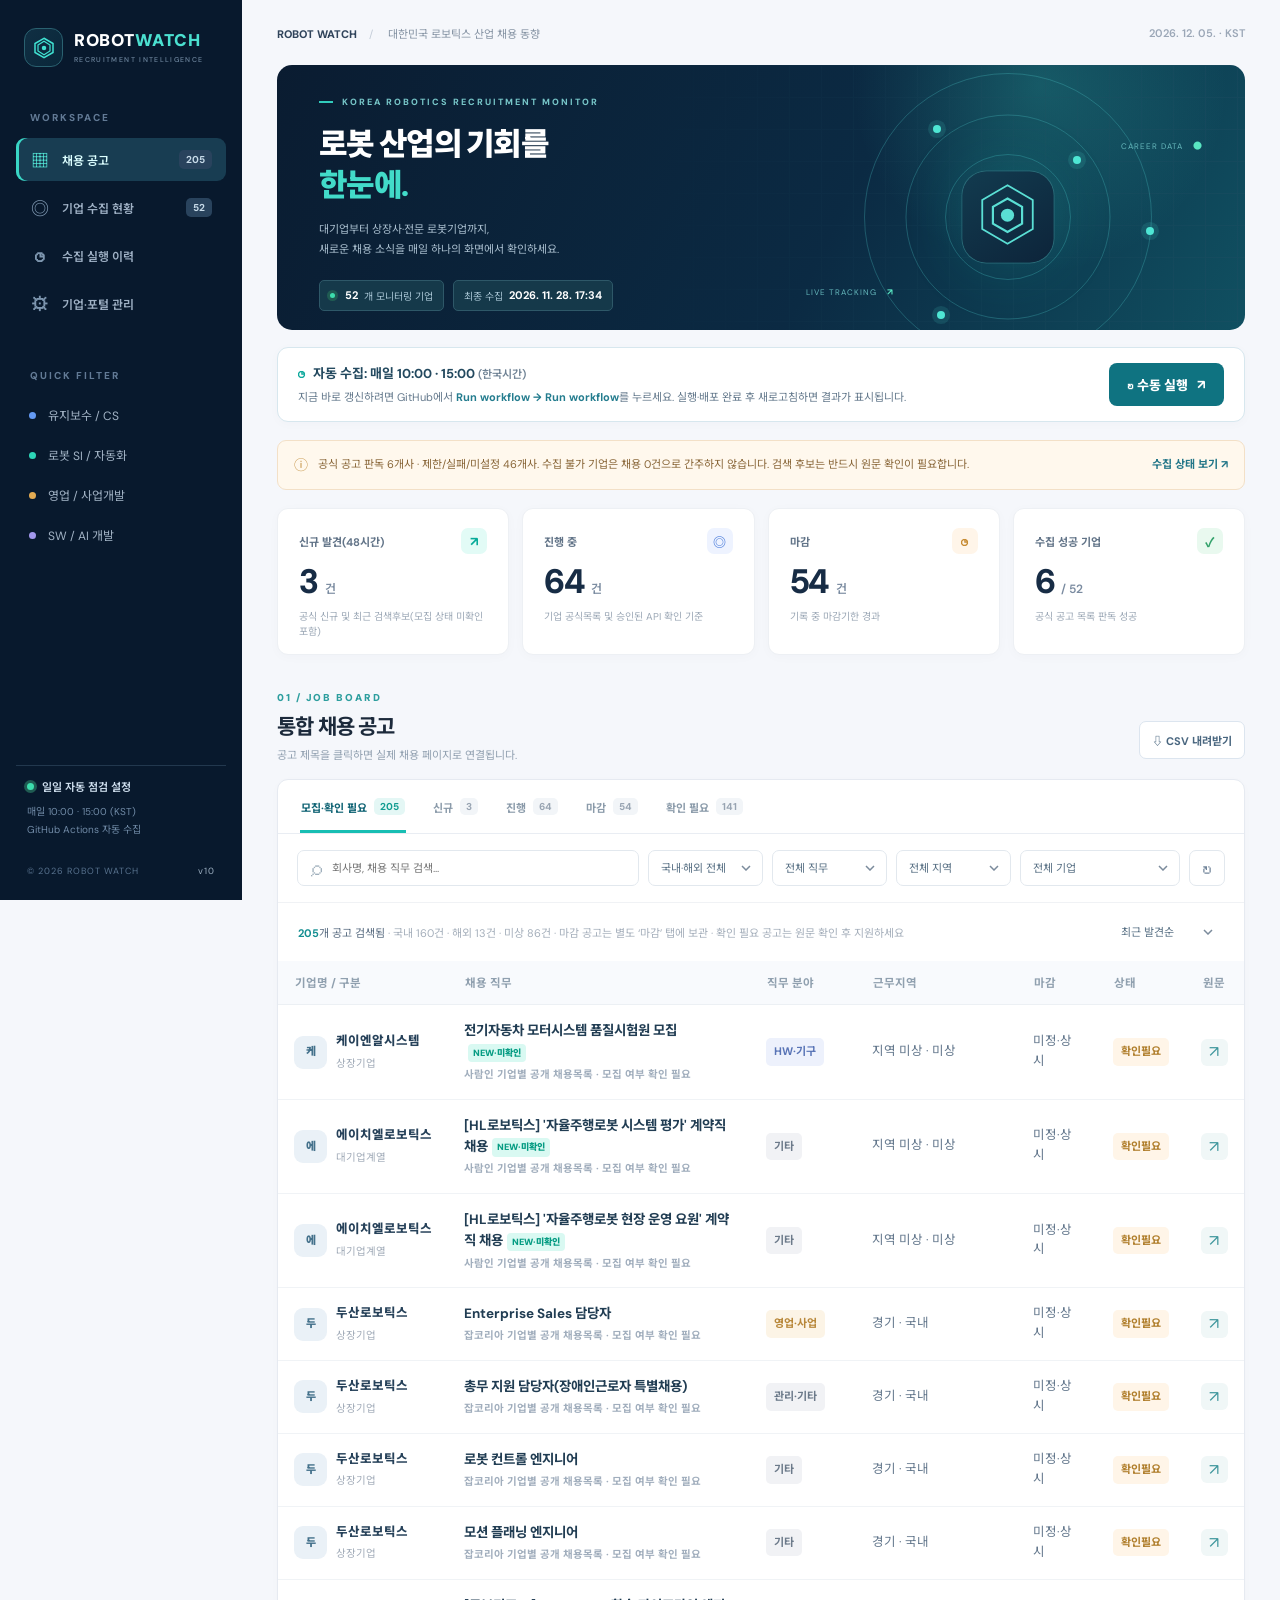
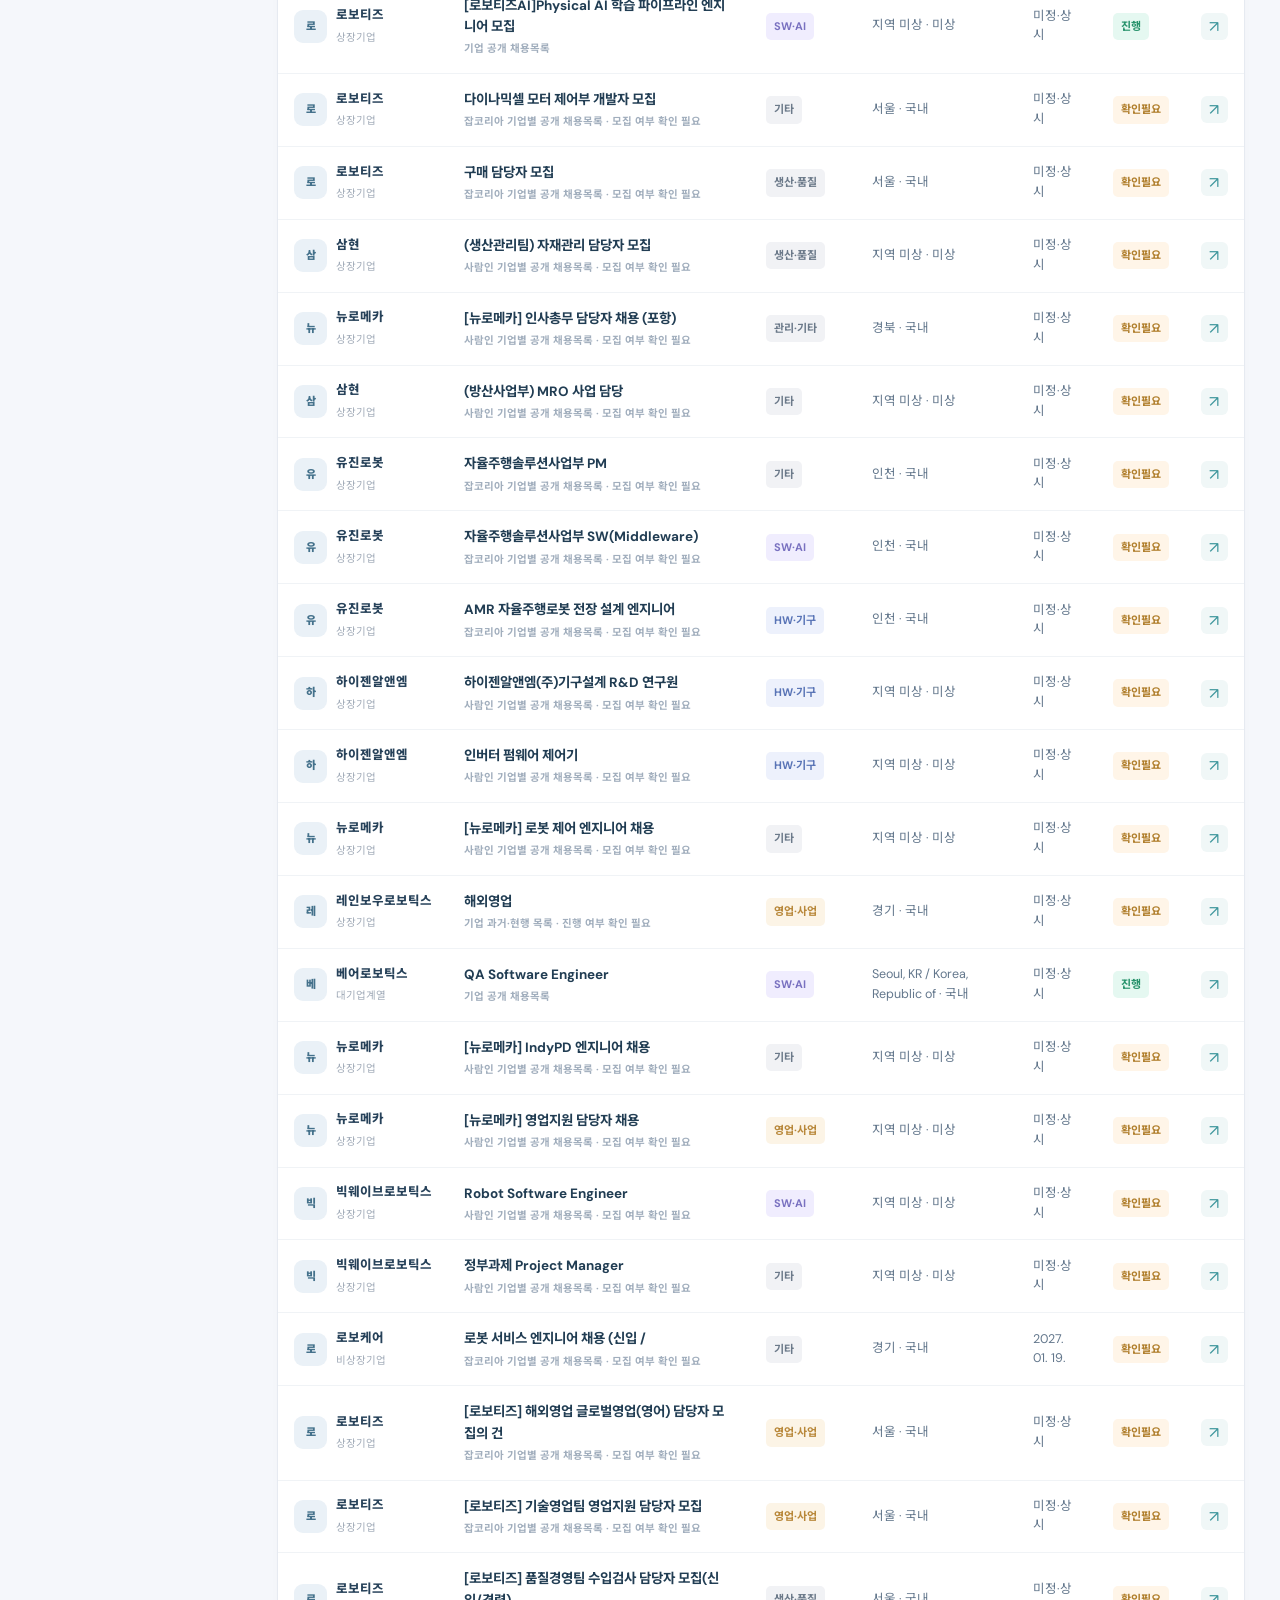
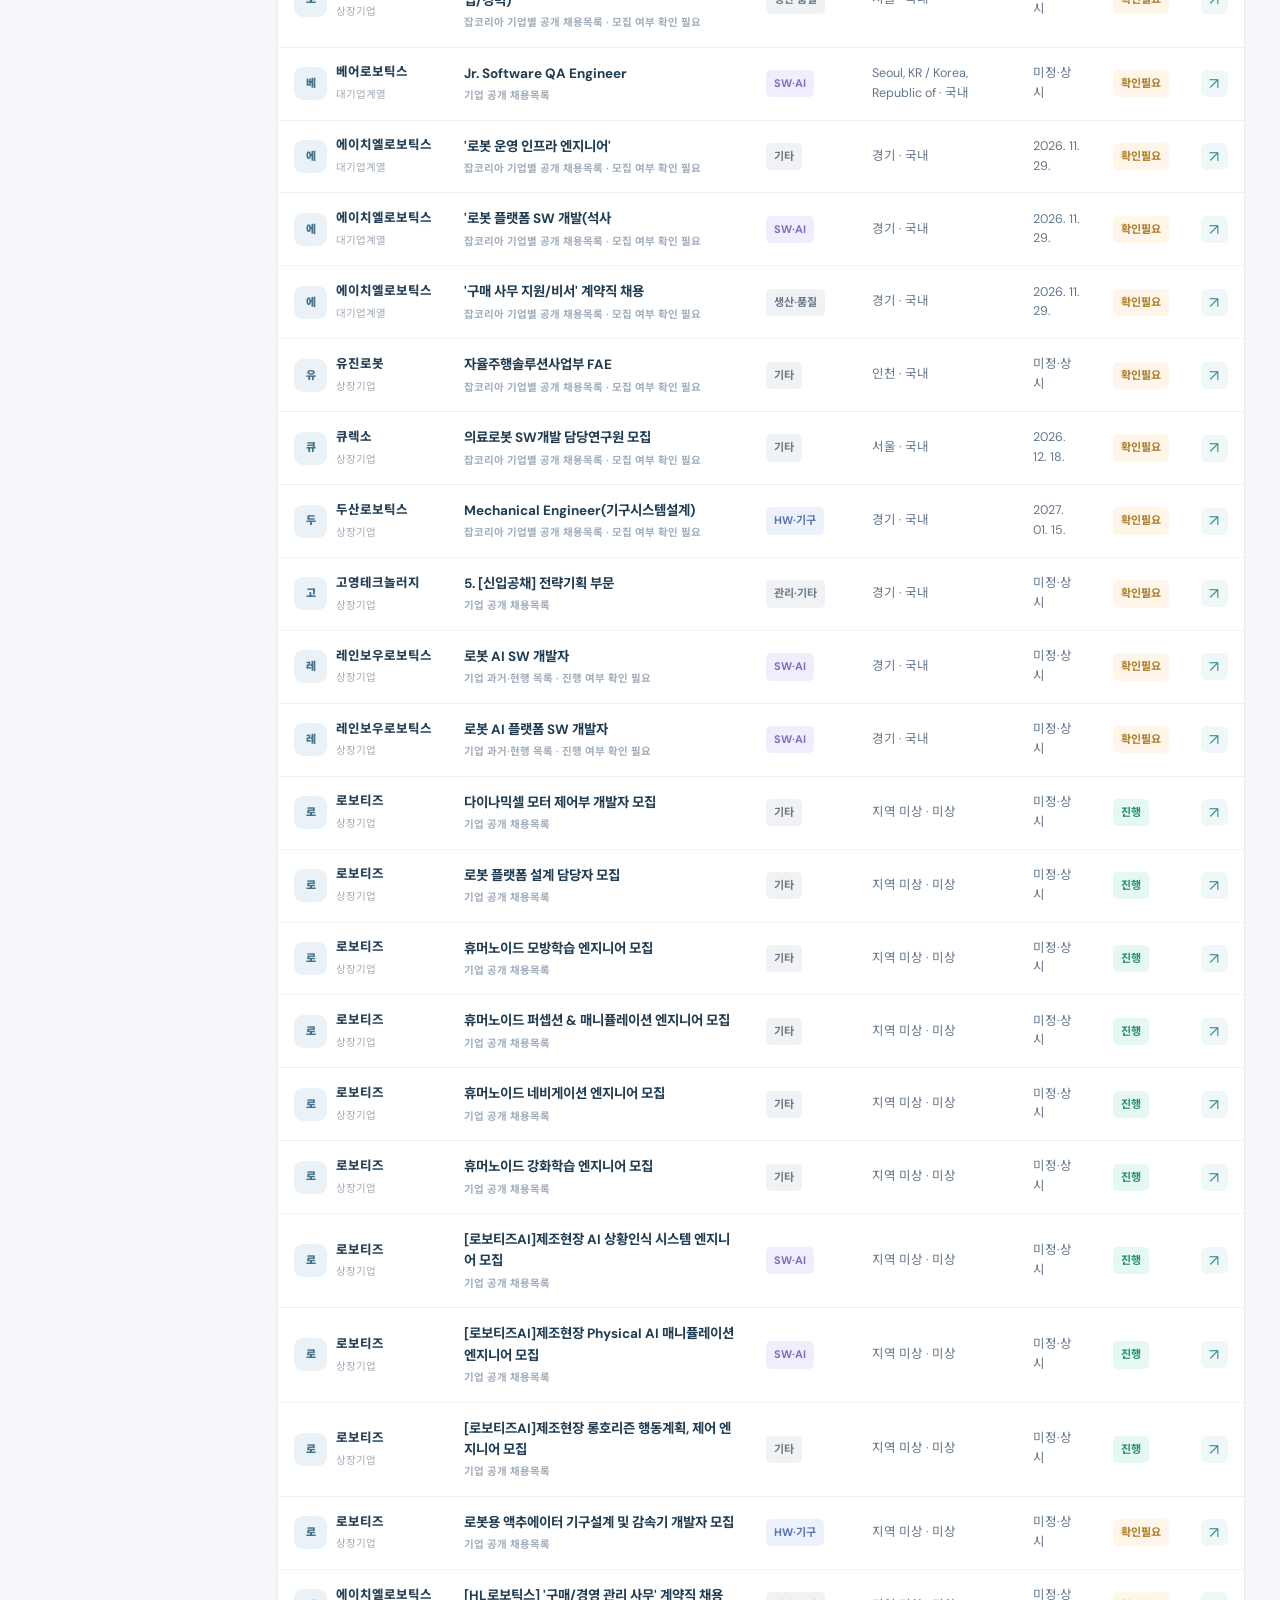
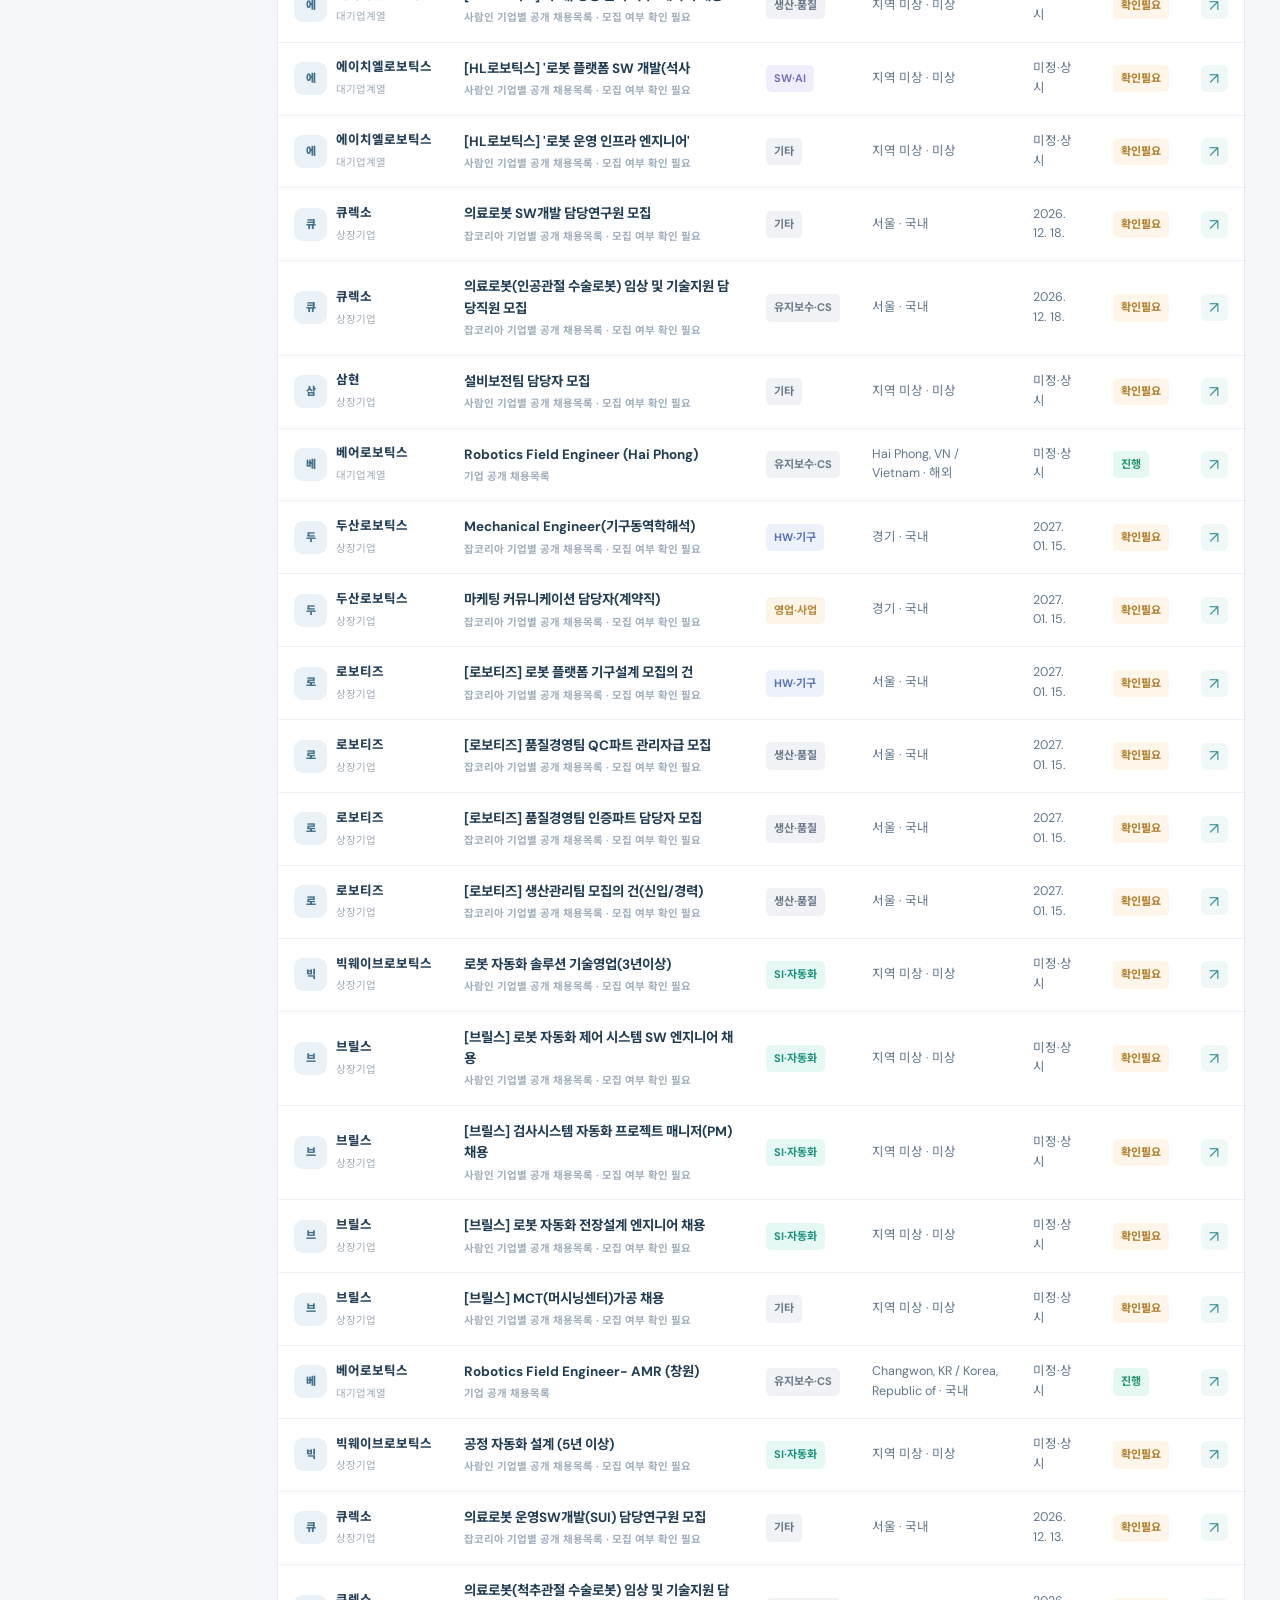
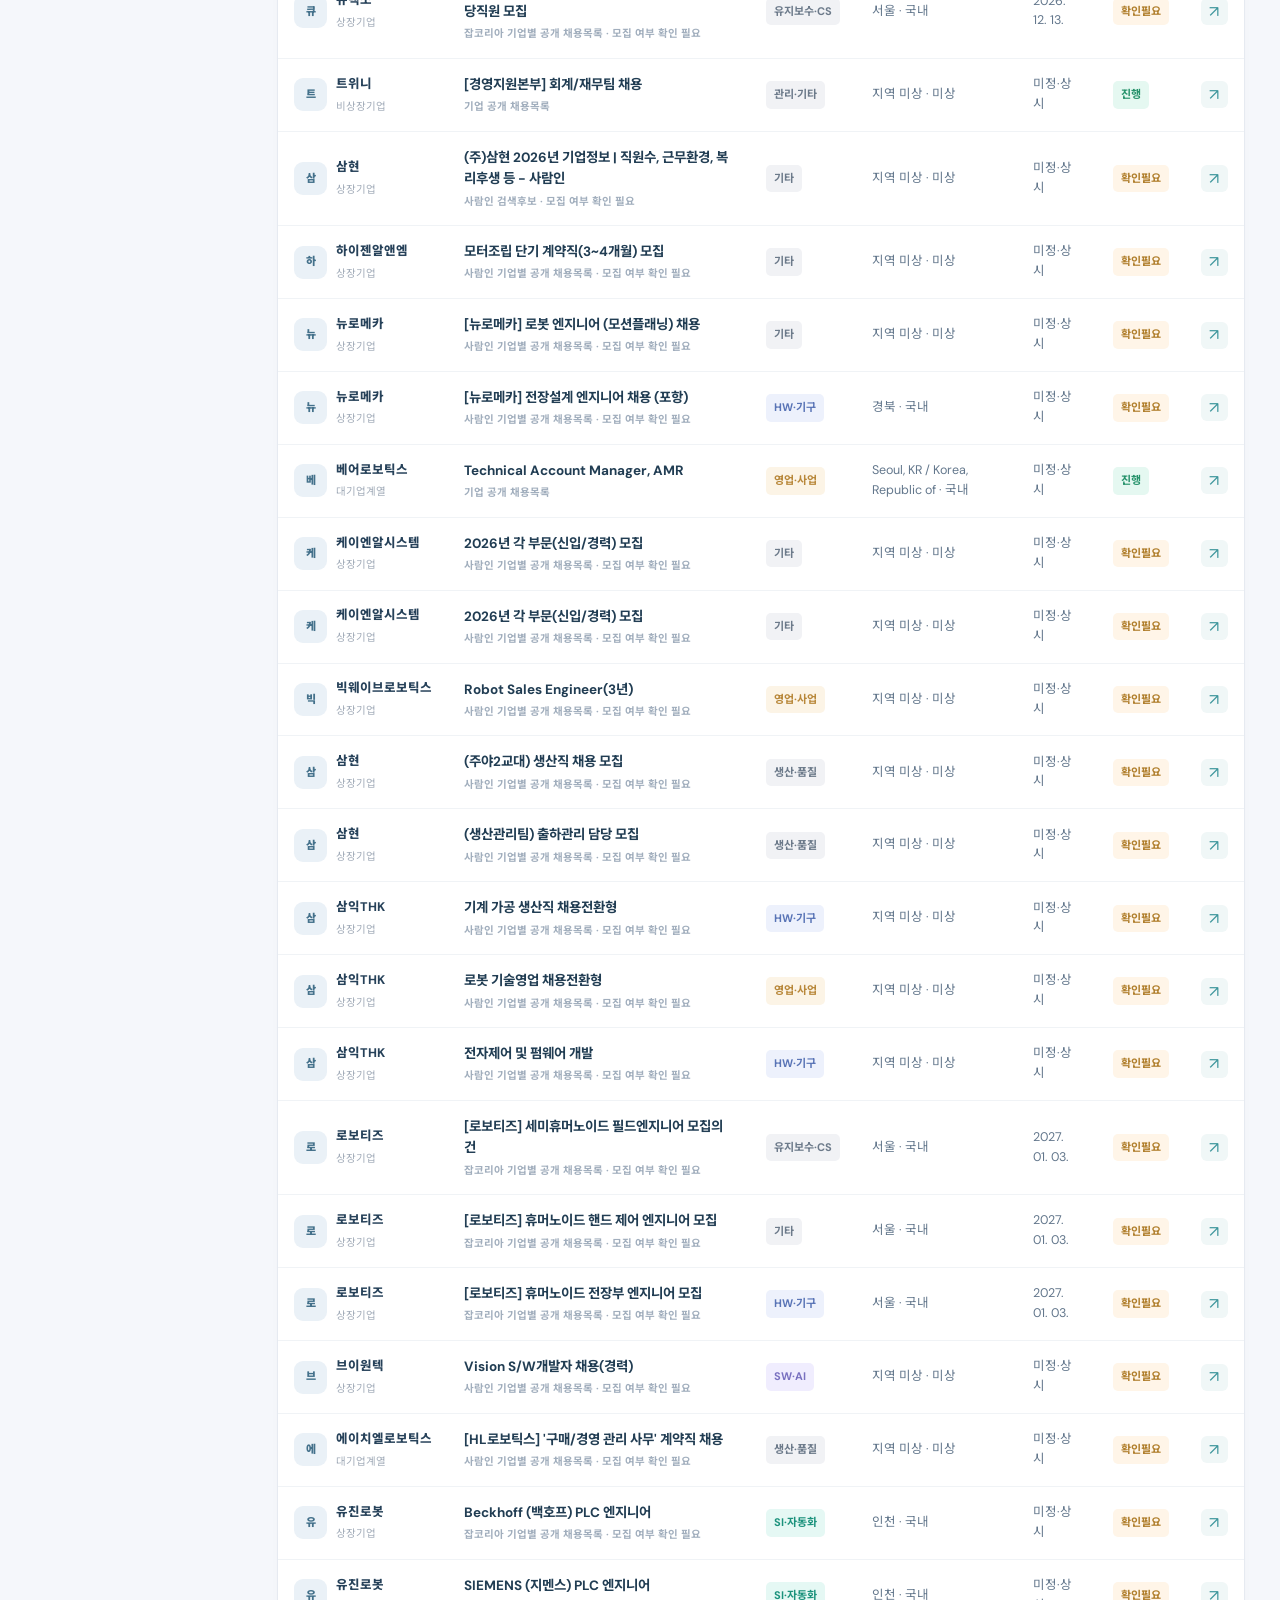
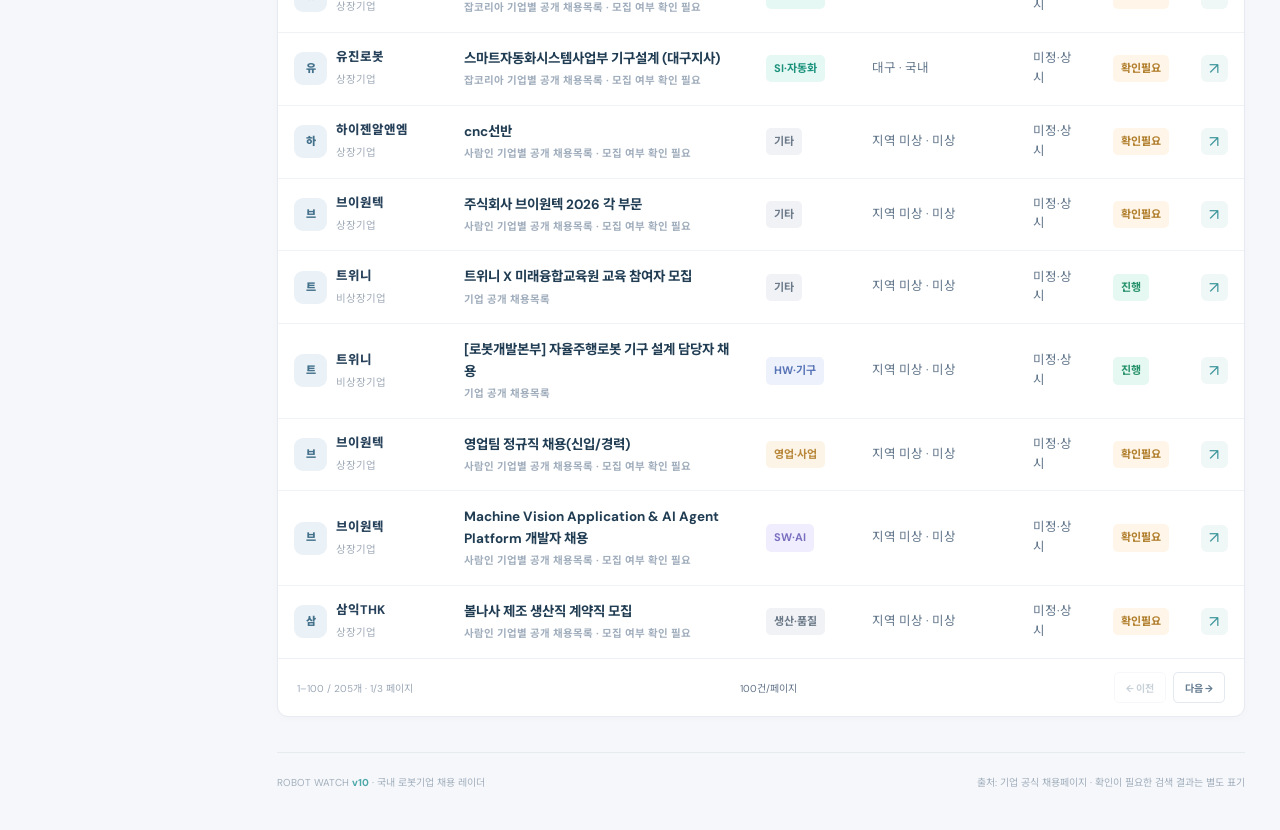
<file: docs/index.html>
<!-- /**************************************************************
 * @name 로봇 채용 레이더 단일페이지
 * @file docs/index.html
 * @version v11
 * @description PC·모바일 채용 통합 대시보드 마크업
 * @author OpenAI ChatGPT
 * @date 2026-10-16
 * @Revisions
 * - 현재 버전:
 *   1) 기업·채용포털 설정 관리페이지 링크 추가
 *   1) 리멤버·원티드·잡플래닛 검색경로 추가 및 기업별 URL 유형·접속상태 안내
 *   1) 최근 48시간 발견한 채용후보도 신규 표시하되 모집 검증 별도 유지
 *   1) 누락된 로봇 관련 기업 11곳 추가, 52개 모니터링
 *   1) 마감 공고를 기본 목록에서 제외하고 별도 마감 탭에 보존
 *   1) 기존 30개 + 중견·투자 대상 11개 확장
 *   1) 하루 2회(10:00/15:00 KST) 수집 안내와 GitHub 인증 기반 수동 실행 버튼
 *   1) LinkedIn 공고 검색 링크 표시
 *   1) v03: 채용전문사이트 후보 및 승인 API 연동, 목록 가독성·정렬·수집 오류 확인
 *   1) 채용 공고/수집 상태/이력 단일 화면
 * - 이전 버전:
 *   1) 최초 작성
 **************************************************************/ -->
<!doctype html>
<html lang="ko">
<head>
  <meta charset="utf-8"/>
  <meta name="viewport" content="width=device-width, initial-scale=1"/>
  <meta name="theme-color" content="#071b31"/>
  <meta name="description" content="국내 주요 로봇기업 채용공고 자동 모니터링 — 신규·진행·마감, 직무와 지역 필터"/>
  <title>ROBOT WATCH | 국내 로봇기업 채용 레이더 v10</title>
  <link rel="stylesheet" href="./styles.css"/>
  <script defer src="./seed.js"></script>
  <script defer src="./app.js"></script>
</head>
<body>
<div class="shell">
  <aside class="sidebar" aria-label="사이드바">
    <a href="#top" class="logo" aria-label="Robot Watch 처음으로">
      <span class="logo-mark" aria-hidden="true"><svg viewBox="0 0 32 32" fill="none"><path d="M16 3 28 10v12l-12 7-12-7V10L16 3Z" stroke="currentColor" stroke-width="2"/><path d="m8 12 8-5 8 5v8l-8 5-8-5v-8Z" stroke="currentColor" stroke-width="1.6"/><circle cx="16" cy="16" r="3" fill="currentColor"/></svg></span>
      <span class="logo-type">ROBOT<span>WATCH</span><small>RECRUITMENT INTELLIGENCE</small></span>
    </a>
    <div class="side-overline">WORKSPACE</div>
    <nav class="side-nav" aria-label="섹션 전환">
      <button data-view="jobs" class="side-nav-item active" type="button"><span class="nav-icon">▦</span><span>채용 공고</span><span id="nav-job-count" class="nav-amount">0</span></button>
      <button data-view="companies" class="side-nav-item" type="button"><span class="nav-icon">◎</span><span>기업 수집 현황</span><span id="nav-company-count" class="nav-amount">52</span></button>
      <button data-view="history" class="side-nav-item" type="button"><span class="nav-icon">◷</span><span>수집 실행 이력</span></button>
      <a class="side-nav-item" href="./manage.html" style="text-decoration:none"><span class="nav-icon">⚙</span><span>기업·포털 관리</span></a>
    </nav>
    <div class="side-overline spaced">QUICK FILTER</div>
    <div class="side-quick" role="group" aria-label="빠른 직무 필터">
      <button type="button" class="quick-role" data-role="유지보수·CS"><span class="role-dot blue"></span>유지보수 / CS</button>
      <button type="button" class="quick-role" data-role="SI·자동화"><span class="role-dot green"></span>로봇 SI / 자동화</button>
      <button type="button" class="quick-role" data-role="영업·사업"><span class="role-dot amber"></span>영업 / 사업개발</button>
      <button type="button" class="quick-role" data-role="SW·AI"><span class="role-dot lavender"></span>SW / AI 개발</button>
    </div>
    <div class="side-bottom">
      <div class="side-activity"><span class="pulse-dot"></span><span>일일 자동 점검 설정</span></div>
      <p>매일 10:00 · 15:00 (KST)<br/>GitHub Actions 자동 수집</p>
      <div class="side-meta">© 2026 ROBOT WATCH <span>v10</span></div>
    </div>
  </aside>
  <main class="main" id="top">
    <div class="topline"><span><strong>ROBOT WATCH</strong><span class="top-divider">/</span> 대한민국 로보틱스 산업 채용 동향</span><span class="date-now" id="date-now">—</span></div>
    <section class="hero" aria-labelledby="hero-title">
      <div class="hero-glow"></div><div class="hero-grid"></div>
      <div class="hero-body">
        <div class="eyebrow"><span class="eyebrow-symbol"></span> KOREA ROBOTICS RECRUITMENT MONITOR</div>
        <h1 id="hero-title">로봇 산업의 기회를<br/><em>한눈에.</em></h1>
        <p>대기업부터 상장사·전문 로봇기업까지,<br/>새로운 채용 소식을 매일 하나의 화면에서 확인하세요.</p>
        <div class="hero-footer">
          <span class="hero-pill"><span class="tiny-circle"></span><strong id="hero-company-count">52</strong>개 모니터링 기업</span>
          <span class="hero-pill">최종 수집 <strong id="last-sync">수집 전</strong></span>
        </div>
      </div>
      <div class="hero-art" aria-hidden="true">
        <div class="orbit orbit-1"></div><div class="orbit orbit-2"></div><div class="orbit orbit-3"></div>
        <div class="orbit-center"><div class="hex-symbol"><svg viewBox="0 0 96 96" fill="none"><path d="M48 8 82.64 28v40L48 88 13.36 68V28L48 8Z" stroke="currentColor" stroke-width="2.5"/><path d="M48 26 68 37.5v23L48 72 28 60.5v-23L48 26Z" stroke="currentColor" stroke-width="3"/><circle cx="48" cy="49" r="9" fill="currentColor"/></svg></div></div>
        <span class="orbit-node n1"></span><span class="orbit-node n2"></span><span class="orbit-node n3"></span><span class="orbit-node n4"></span>
        <span class="art-label label-1">CAREER DATA <b>●</b></span><span class="art-label label-2">LIVE TRACKING <b>↗</b></span>
      </div>
    </section>

    <section class="run-controls" aria-label="자동·수동 채용정보 수집">
      <div class="run-controls-text">
        <strong><span aria-hidden="true">◷</span> 자동 수집: 매일 10:00 · 15:00 <small>(한국시간)</small></strong>
        <span>지금 바로 갱신하려면 GitHub에서 <b>Run workflow → Run workflow</b>를 누르세요. 실행·배포 완료 후 새로고침하면 결과가 표시됩니다.</span>
      </div>
      <a class="manual-run-button" href="https://github.com/baesangyun/robot-recruit-watch/actions/workflows/daily-monitor.yml" target="_blank" rel="noopener noreferrer" aria-label="GitHub Actions에서 수동 채용정보 수집 실행하기">↻ 수동 실행 <span aria-hidden="true">↗</span></a>
    </section>

    <div class="notice" id="notice"><span class="notice-icon">ⓘ</span><span id="notice-text">배포 후 첫 자동 수집을 실행하면 공고가 표시됩니다. 첫 수집 전에는 실제 채용 건수를 알 수 없습니다.</span><a href="#sources" id="notice-link">수집 상태 보기 ↗</a></div>

    <section class="stats" aria-label="채용 요약">
      <div class="stat-card"><div class="stat-label">신규 발견(48시간) <span class="stat-symbol teal">↗</span></div><div class="stat-main"><strong id="stat-new">0</strong><small>건</small></div><p>공식 신규 및 최근 검색후보(모집 상태 미확인 포함)</p></div>
      <div class="stat-card"><div class="stat-label">진행 중 <span class="stat-symbol blue">◎</span></div><div class="stat-main"><strong id="stat-active">0</strong><small>건</small></div><p>기업 공식목록 및 승인된 API 확인 기준</p></div>
      <div class="stat-card"><div class="stat-label">마감 <span class="stat-symbol amber">◷</span></div><div class="stat-main"><strong id="stat-closed">0</strong><small>건</small></div><p>기록 중 마감기한 경과</p></div>
      <div class="stat-card"><div class="stat-label">수집 성공 기업 <span class="stat-symbol green">✓</span></div><div class="stat-main"><strong id="stat-success">0</strong><small id="stat-success-total">/ 52</small></div><p>공식 공고 목록 판독 성공</p></div>
    </section>

    <section id="jobs-view" class="view-panel">
      <div class="section-heading"><div><span class="section-kicker">01 / JOB BOARD</span><h2>통합 채용 공고</h2><p>공고 제목을 클릭하면 실제 채용 페이지로 연결됩니다.</p></div><div class="section-tools"><button id="download-csv" class="button-outline" type="button">⇩ <span>CSV 내려받기</span></button></div></div>
      <div class="board">
        <div class="tab-bar" role="group" aria-label="채용 상태">
          <button class="tab active" data-status="all" type="button">모집·확인 필요 <span id="num-all">0</span></button>
          <button class="tab" data-status="new" type="button">신규 <span id="num-new">0</span></button>
          <button class="tab" data-status="진행" type="button">진행 <span id="num-active">0</span></button>
          <button class="tab" data-status="마감" type="button">마감 <span id="num-closed">0</span></button>
          <button class="tab" data-status="확인필요" type="button">확인 필요 <span id="num-pending">0</span></button>
        </div>
        <div class="filters">
          <label class="search-box"><span aria-hidden="true">⌕</span><input id="search" type="search" placeholder="회사명, 채용 직무 검색..." aria-label="회사명 또는 채용 직무 검색"/></label>
          <label class="select-wrap"><span class="sr-only">근무 국가</span><select id="filter-scope" aria-label="국내 및 해외 근무지 구분"><option value="" selected>국내·해외 전체</option><option value="국내">국내 근무</option><option value="해외">해외 근무</option><option value="미상">근무지 미상</option></select></label>
          <label class="select-wrap"><span class="sr-only">직무</span><select id="filter-role"><option value="">전체 직무</option></select></label>
          <label class="select-wrap"><span class="sr-only">지역</span><select id="filter-region"><option value="">전체 지역</option></select></label>
          <label class="select-wrap"><span class="sr-only">기업</span><select id="filter-company"><option value="">전체 기업</option></select></label>
          <button class="reset" id="reset" title="필터 초기화" type="button">↻</button>
        </div>
        <div class="table-intro"><span><b id="result-count">0</b>개 공고 검색됨 <span class="muted">· <span id="scope-counts">국내/해외 구분 중</span> · 마감 공고는 별도 ‘마감’ 탭에 보관 · 확인 필요 공고는 원문 확인 후 지원하세요</span></span><select id="sort" aria-label="공고 정렬"><option value="recent">최근 발견순</option><option value="deadline">마감 가까운순</option><option value="company">기업명순</option></select></div>
        <div class="table-scroll"><table class="jobs-table"><thead><tr><th>기업명 / 구분</th><th>채용 직무</th><th>직무 분야</th><th>근무지역</th><th>마감</th><th>상태</th><th class="last-head">원문</th></tr></thead><tbody id="jobs-body"></tbody></table></div>
        <div class="empty" id="empty-jobs" hidden><div class="empty-illustration"><span>⌕</span></div><h3>표시할 채용공고가 없습니다</h3><p id="empty-reason">첫 자동 수집이 완료되면 결과가 여기에 표시됩니다.</p><button type="button" id="empty-go-companies">기업별 수집 현황 확인 ↗</button></div>
        <div class="board-bottom"><span id="page-info">—</span><span class="page-limit">100건/페이지</span><div class="page-actions"><button id="prev-page" type="button">← 이전</button><button id="next-page" type="button">다음 →</button></div></div>
      </div>
    </section>

    <section id="companies-view" class="view-panel" hidden>
      <div class="section-heading"><div><span class="section-kicker">02 / SOURCE HEALTH</span><h2>기업별 수집 현황</h2><p>중견기업·대기업 투자기업 추가. 분류별·기업명 내림차순, 투자자 및 근거 링크 제공. 접속 성공과 공고 판독은 별개입니다.</p></div></div>
      <div class="health-legend"><span><i class="legend-dot good"></i> 성공 · 공고 판독 가능</span><span><i class="legend-dot partial"></i> 제한 · 접속은 가능, 판독 제한</span><span><i class="legend-dot failed"></i> 실패/보안오류 · 요청 실패 또는 인증서 검증 오류</span><span><i class="legend-dot idle"></i> 미설정/미실행</span></div>
      <div class="source-board" id="sources"><div class="source-toolbar"><span><strong id="companies-total">52</strong>개 대상 기업</span><label>기업 검색 <input type="search" id="company-search" placeholder="기업명 찾기..."/></label></div><div class="table-scroll"><table class="companies-table"><thead><tr><th>기업명 / 대기업 투자·관심 분야</th><th>분류</th><th>수집 상태</th><th>공식 목록</th><th>전문사이트 후보</th><th>최근 확인 / 사유</th><th>기업 채용·홈페이지 / 잡코리아·사람인·인크루트·LinkedIn·리멤버·원티드·잡플래닛</th></tr></thead><tbody id="companies-body"></tbody></table></div></div>
      <div class="footnote">* ‘성공’은 공고 목록을 읽었다는 뜻이며 전체 채용공고를 누락 없이 확보했다는 보증은 아닙니다. ‘제한’과 ‘미설정’을 0건 채용으로 해석하지 마세요. 잡코리아·사람인·인크루트·LinkedIn·리멤버·원티드·잡플래닛 검색 후보는 현재 모집 중임을 보장하지 않습니다. 사람인 API 연동은 별도 이용 승인이 필요합니다.</div>
    </section>

    <section id="history-view" class="view-panel" hidden>
      <div class="section-heading"><div><span class="section-kicker">03 / RUN HISTORY</span><h2>자동 수집 실행 이력</h2><p>한국시간 오전 10시·오후 3시 하루 두 번 예약 실행하며, 수동 실행도 가능합니다. GitHub 서버 사정에 따라 지연될 수 있습니다.</p></div></div>
      <div class="source-board"><div class="table-scroll"><table class="companies-table"><thead><tr><th>실행 시각 (KST)</th><th>확인된 진행 공고</th><th>수집 성공</th><th>수집 제한</th><th>수집 실패</th></tr></thead><tbody id="history-body"></tbody></table></div><div class="empty compact" id="empty-history" hidden><h3>실행 기록이 아직 없습니다</h3><p>GitHub 저장소의 Actions 탭에서 첫 실행을 시작하세요.</p></div></div>
      <div class="howto"><div class="step-circle">1</div><div><h3>매일 자동 갱신 방식</h3><p>매일 10시·15시(한국시간) 및 수동 실행 시 GitHub Actions가 기업별 공식 페이지와 허용된 공개 검색 소스를 점검하고 JSON을 갱신합니다. 이후 GitHub Pages가 바뀐 데이터를 표시합니다. 별도의 PC 상시 실행은 필요하지 않습니다.</p></div></div>
    </section>

    <footer class="footer"><span>ROBOT WATCH <strong>v10</strong> · 국내 로봇기업 채용 레이더</span><span>출처: 기업 공식 채용페이지 · 확인이 필요한 검색 결과는 별도 표기</span></footer>
  </main>
</div>
</body>
</html>
</file>
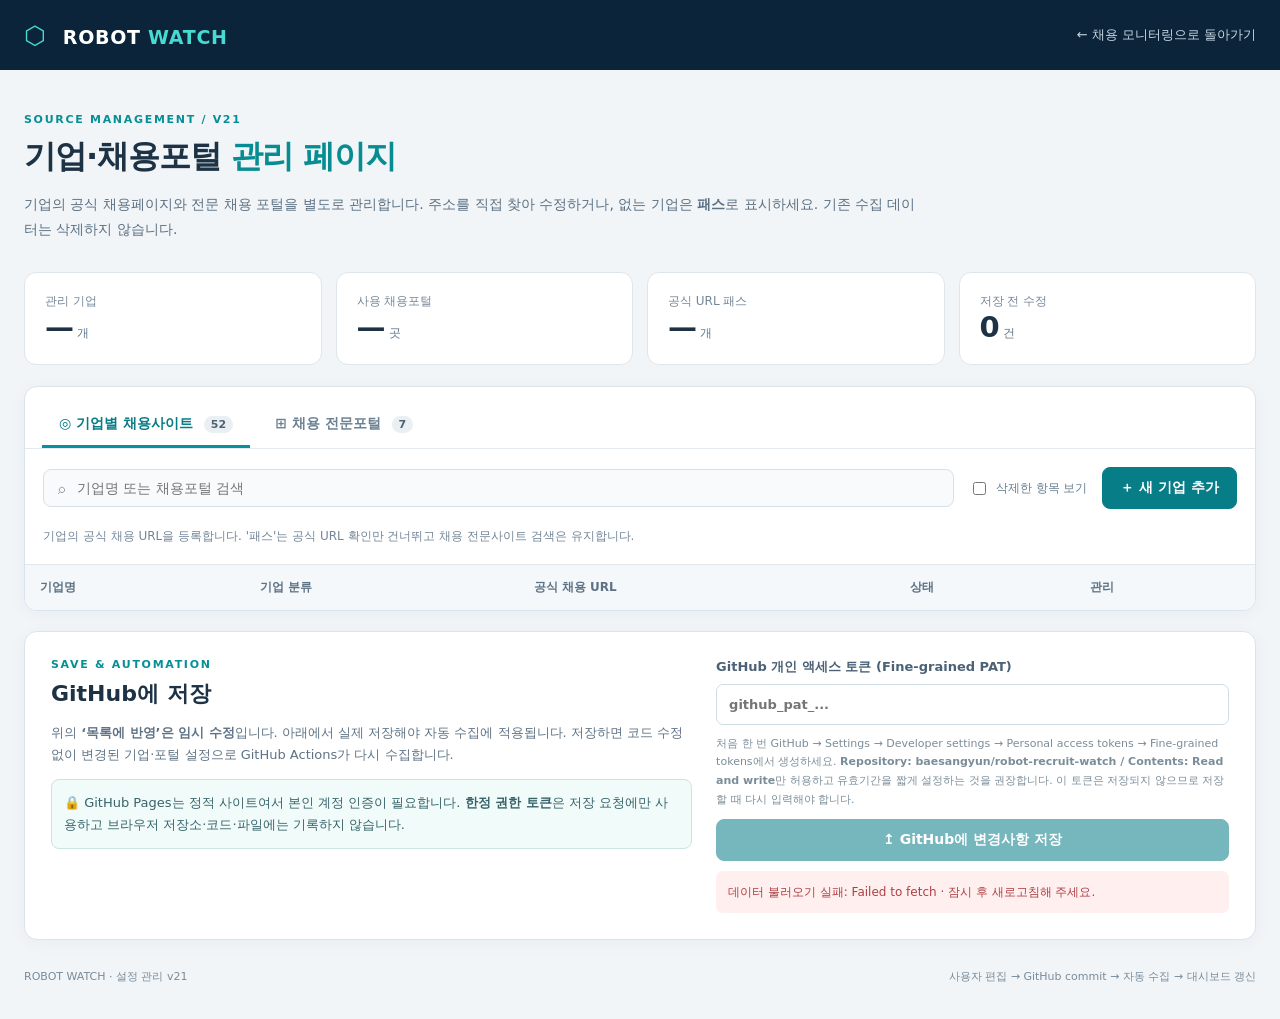
<file: docs/manage.html>
<!-- /**************************************************************
 * @name 로봇기업·채용포털 관리 페이지
 * @file docs/manage.html
 * @version v01
 * @description 기업/포털 정보 추가·수정·패스·제외·복원 및 본인 GitHub 저장
 * @author OpenAI ChatGPT
 * @date 2026-11-03
 * @Revisions
 * - 현재 버전:
 *   1) 52개 기업·7개 포털 불러오기 및 관리 구분 탭
 *   2) 설정 GitHub 단일 커밋 저장, 인증정보 영구 저장 금지
 * - 이전 버전:
 *   1) 최초 작성
 **************************************************************/ -->
<!doctype html>
<html lang="ko">
<head>
<meta charset="utf-8">
<meta name="viewport" content="width=device-width, initial-scale=1">
<meta name="referrer" content="no-referrer">
<title>ROBOT WATCH | 기업·채용포털 관리 페이지</title>
<link rel="stylesheet" href="./manage.css">
<script defer src="./manage.js"></script>
</head>
<body>
<header class="top"><div class="wrap topline">
<a class="brand" href="./index.html"><span class="mark">⬡</span> ROBOT <b>WATCH</b></a>
<a class="back" href="./index.html">← 채용 모니터링으로 돌아가기</a></div></header>
<main class="wrap">
<div class="intro"><div class="eyebrow">SOURCE MANAGEMENT / v21</div>
<h1>기업·채용포털 <em>관리 페이지</em></h1>
<p>기업의 공식 채용페이지와 전문 채용 포털을 별도로 관리합니다. 주소를 직접 찾아 수정하거나, 없는 기업은 <strong>패스</strong>로 표시하세요. 기존 수집 데이터는 삭제하지 않습니다.</p></div>
<section class="summary" aria-label="등록 현황">
<div class="metric"><span>관리 기업</span><strong id="count-companies">—</strong><small>개</small></div>
<div class="metric"><span>사용 채용포털</span><strong id="count-portals">—</strong><small>곳</small></div>
<div class="metric"><span>공식 URL 패스</span><strong id="count-pass">—</strong><small>개</small></div>
<div class="metric"><span>저장 전 수정</span><strong id="count-dirty">0</strong><small>건</small></div>
</section>
<section class="card">
<div class="tabs" role="tablist" aria-label="관리 대상">
<button class="tab selected" type="button" data-view="companies" aria-selected="true">◎ 기업별 채용사이트 <span id="company-tab-count">52</span></button>
<button class="tab" type="button" data-view="portals" aria-selected="false">⊞ 채용 전문포털 <span id="portal-tab-count">7</span></button></div>
<div class="toolbar">
<label class="search"><span>⌕</span><input type="search" id="query" placeholder="기업명 또는 채용포털 검색" aria-label="검색"></label>
<label class="show-deleted"><input type="checkbox" id="show-deleted"> 삭제한 항목 보기</label>
<button class="primary" id="add-item" type="button">＋ 새 기업 추가</button>
</div>
<p class="section-hint" id="tab-hint">기업의 공식 채용 URL을 등록합니다. '패스'는 공식 URL 확인만 건너뛰고 채용 전문사이트 검색은 유지합니다.</p>
<div class="table-wrap"><table><thead id="thead"><tr><th>기업명</th><th>기업 분류</th><th>공식 채용 URL</th><th>상태</th><th>관리</th></tr></thead><tbody id="list"></tbody></table></div>
<div id="empty" class="empty" hidden>조건에 맞는 항목이 없습니다.</div>
</section>

<section class="card editor" id="editor" hidden aria-label="정보 수정">
<div class="editor-title"><div><div class="eyebrow">EDIT CONFIGURATION</div><h2 id="editor-heading">기업 수정</h2></div><button type="button" class="text-button" id="editor-cancel">닫기 ✕</button></div>
<form id="edit-form">
<input id="edit-id" type="hidden">
<div class="form-grid">
<label>기업명 / 포털명 <span class="required">*</span><input id="edit-name" required maxlength="90" placeholder="예: 빅웨이브로보틱스"></label>
<label>공식 채용 URL / 포털 URL <span class="required">*</span><input id="edit-url" type="url" maxlength="600" placeholder="https://..." autocomplete="off"></label>
<label class="company-only">기업 분류<select id="edit-group"><option>상장기업</option><option>대기업계열</option><option>대기업사업부</option><option>중견기업</option><option>대기업 투자기업</option><option>비상장기업</option><option>기타</option></select></label>
<label>관리 상태<select id="edit-status"><option value="active">정상 수집</option><option value="pass">패스 · 수집 건너뛰기</option><option value="deleted">관리 제외 · 삭제</option></select></label>
<label class="company-only">대체 채용사이트 주소 (선택)<input id="edit-alternative" type="url" maxlength="600" placeholder="예: https://www.saramin.co.kr/..." autocomplete="off"></label>
<label class="company-only">사업 분야 (선택)<input id="edit-sector" maxlength="100" placeholder="예: AGV·협동로봇·로봇 SI"></label>
<label class="company-only wide">URL 메모 / 패스 사유 (선택)<textarea id="edit-note" rows="2" maxlength="350" placeholder="예: 공식 채용 메뉴 없음. 사람이 직접 재검토 필요."></textarea></label>
</div>
<div class="form-note" id="edit-advice">정상 수집 시 공식 사이트를 자동 확인합니다. URL이 없다면 '패스'를 선택하면 됩니다.</div>
<div class="actions"><button class="muted" type="button" id="editor-reset">수정 취소</button><button class="primary" type="submit">✓ 목록에 반영</button></div>
</form></section>

<section class="card save-card">
<div class="save-info"><div class="eyebrow">SAVE & AUTOMATION</div><h2>GitHub에 저장</h2>
<p>위의 <b>‘목록에 반영’은 임시 수정</b>입니다. 아래에서 실제 저장해야 자동 수집에 적용됩니다. 저장하면 코드 수정 없이 변경된 기업·포털 설정으로 GitHub Actions가 다시 수집합니다.</p>
<p class="safe">🔒 GitHub Pages는 정적 사이트여서 본인 계정 인증이 필요합니다. <strong>한정 권한 토큰</strong>은 저장 요청에만 사용하고 브라우저 저장소·코드·파일에는 기록하지 않습니다.</p>
</div>
<div class="save-controls">
<label>GitHub 개인 액세스 토큰 (Fine-grained PAT)
<input id="github-token" type="password" placeholder="github_pat_..." autocomplete="off" spellcheck="false"></label>
<p class="token-info">처음 한 번 GitHub → Settings → Developer settings → Personal access tokens → Fine-grained tokens에서 생성하세요. <b>Repository: baesangyun/robot-recruit-watch / Contents: Read and write</b>만 허용하고 유효기간을 짧게 설정하는 것을 권장합니다. 이 토큰은 저장되지 않으므로 저장할 때 다시 입력해야 합니다.</p>
<button class="primary save-button" id="commit-button" type="button">↥ GitHub에 변경사항 저장</button>
<div class="save-status" id="status" role="status" aria-live="polite">먼저 GitHub에서 최신 기업·포털 목록을 불러옵니다.</div>
</div>
</section>
<footer><span>ROBOT WATCH · 설정 관리 v21</span><span>사용자 편집 → GitHub commit → 자동 수집 → 대시보드 갱신</span></footer>
</main>
</body>
</html>
</file>
<file: docs/styles.css>
/**************************************************************
 * @name 로봇기업 채용 대시보드 스타일
 * @file docs/styles.css
 * @version v04
 * @description 반응형 PC·모바일 단일 페이지 대시보드 스타일
 * @author OpenAI ChatGPT
 * @date 2026-10-16
 * @Revisions
 * - 현재 버전:
 *   1) 자동 수집 2회 일정표와 수동 실행 연결 버튼 추가
 *   1) 채용 공고 글씨 소폭 확대 및 기업별 채용 전문사이트 링크 정렬
 *   1) v03: 채용전문사이트 후보 및 승인 API 연동, 목록 가독성·정렬·수집 오류 확인
 *   1) 30개사 채용 요약/기업 상태/이력 화면 디자인
 *   2) PC 사이드바·모바일 반응형 및 접근성 표시
 * - 이전 버전:
 *   1) 최초 작성
 **************************************************************/
@import url('https://fonts.googleapis.com/css2?family=DM+Sans:wght@400;500;600;700;800&family=Noto+Sans+KR:wght@400;500;600;700;800;900&display=swap');
:root{--navy:#07172a;--navy-2:#0e2540;--bg:#f5f7fb;--surface:#fff;--text:#1c2a3b;--muted:#8492a3;--line:#e9edf3;--teal:#26dac5;--blue:#3c73db;--font:'DM Sans','Noto Sans KR',-apple-system,BlinkMacSystemFont,'Malgun Gothic',sans-serif}
*{box-sizing:border-box}html{scroll-behavior:smooth}body{margin:0;background:var(--bg);font-family:var(--font);font-size:13px;color:var(--text);-webkit-font-smoothing:antialiased}button,input,select{font:inherit}button{cursor:pointer}a{color:inherit;text-decoration:none}button:focus-visible,a:focus-visible,input:focus-visible,select:focus-visible{outline:3px solid #2b9eaa;outline-offset:2px}[hidden]{display:none!important}.sr-only{position:absolute;width:1px;height:1px;overflow:hidden;clip:rect(0,0,0,0);white-space:nowrap}
.shell{display:flex;min-height:100vh}.sidebar{width:242px;min-width:242px;background:#08192d;color:#b8c6d8;display:flex;flex-direction:column;padding:28px 16px 18px;min-height:100vh;position:sticky;top:0;align-self:flex-start;height:100vh}.logo{display:flex;align-items:center;gap:11px;color:white;padding:0 8px 44px}.logo-mark{width:39px;height:39px;border:1px solid #2a6170;background:linear-gradient(135deg,#102f43,#0a273a);border-radius:12px;display:flex;align-items:center;justify-content:center;color:#40e2d2}.logo-mark svg{width:24px}.logo-type{font-weight:900;letter-spacing:.5px;font-size:17px;line-height:1}.logo-type>span{color:#4be0d0}.logo-type small{font-size:7px;letter-spacing:1.35px;font-weight:500;display:block;color:#6f879f;margin-top:7px;white-space:nowrap}.side-overline{font-size:10px;letter-spacing:2px;color:#627a95;font-weight:800;padding:0 14px;margin-bottom:14px}.side-overline.spaced{margin-top:44px}.side-nav{display:grid;gap:5px}.side-nav-item{border:0;background:transparent;color:#9fb1c5;border-radius:9px;min-height:43px;display:flex;align-items:center;gap:13px;text-align:left;padding:0 14px;width:100%;font-size:12px;font-weight:600;transition:background .15s,color .15s}.side-nav-item:hover{background:#142b42;color:white}.side-nav-item.active{background:#183d52;color:#dcffff;box-shadow:inset 3px 0 #39d6c5}.nav-icon{font-size:18px;color:#7d96af;width:19px;text-align:center}.active .nav-icon{color:#52e3d3}.nav-amount{margin-left:auto;background:#29435d;color:#c8dbe9;border-radius:5px;padding:3px 7px;font-size:10px;font-weight:700}.side-quick{display:grid;gap:2px}.quick-role{display:flex;align-items:center;gap:12px;width:100%;padding:10px 13px;border:0;color:#a2b3c5;background:transparent;text-align:left;font-size:12px;border-radius:8px}.quick-role:hover,.quick-role.active{background:#132f47;color:#fff}.role-dot{display:inline-block;width:7px;height:7px;border-radius:50%}.role-dot.blue{background:#649af4}.role-dot.green{background:#2dd6b8}.role-dot.amber{background:#e3ab52}.role-dot.lavender{background:#a298ed}.side-bottom{margin-top:auto;padding:12px 11px 5px;border-top:1px solid #22384e}.side-activity{font-size:11px;color:#d1e1f0;display:flex;align-items:center;gap:8px;font-weight:600}.pulse-dot,.tiny-circle{width:7px;height:7px;background:#3cddad;border-radius:50%;box-shadow:0 0 0 3px #1f5b52}.side-bottom p{line-height:1.8;font-size:10px;color:#718ba7;margin:9px 0 26px}.side-meta{display:flex;justify-content:space-between;color:#58728e;font-size:9px;letter-spacing:1px}.side-meta span{color:#9eb0c2}
.main{flex:1;min-width:0;padding:0 35px 20px;max-width:1650px;margin:0 auto}.topline{height:65px;display:flex;justify-content:space-between;align-items:center;gap:10px;color:#8593a3;font-size:11px}.topline strong{color:#30445b;font-weight:800}.top-divider{padding:0 12px;color:#c3ccd7}.date-now{color:#9ba7b7;font-weight:600}.hero{background:linear-gradient(116deg,#0a1c31 0%,#0b2a43 58%,#105061 100%);height:265px;border-radius:15px;position:relative;overflow:hidden;color:white}.hero-body{position:relative;z-index:2;padding:31px 42px}.hero-glow{position:absolute;width:410px;height:380px;right:0;top:-170px;opacity:.22;background:radial-gradient(circle,#3adbc4 0,transparent 67%)}.hero-grid{position:absolute;inset:0;opacity:.27;background-image:linear-gradient(#275166 1px,transparent 1px),linear-gradient(90deg,#275166 1px,transparent 1px);background-size:32px 32px;mask-image:linear-gradient(90deg,transparent 36%,black 100%)}.eyebrow{font-weight:800;letter-spacing:2px;font-size:9px;color:#77c6c8;margin-bottom:17px;display:flex;gap:9px;align-items:center}.eyebrow-symbol{width:14px;height:2px;background:#31cbbc}.hero h1{margin:0;font-size:31px;line-height:1.32;font-weight:900;letter-spacing:-1.7px}.hero h1 em{color:#42dbc9;font-style:normal}.hero p{color:#a9bece;margin:12px 0 20px;line-height:1.85;font-size:11px}.hero-footer{display:flex;gap:9px;flex-wrap:wrap}.hero-pill{color:#a9c6d5;font-size:10px;display:flex;align-items:center;gap:6px;background:#15394a;border:1px solid #2e5868;border-radius:5px;padding:7px 10px}.hero-pill strong{color:white;font-size:11px}.tiny-circle{width:5px;height:5px;margin-right:4px}.hero-art{position:absolute;right:9%;top:22px;width:300px;height:265px;color:#5adfd4}.orbit{position:absolute;border:1px solid rgba(81,204,206,.28);border-radius:50%;left:50%;top:49%;transform:translate(-50%,-50%)}.orbit-1{width:126px;height:126px}.orbit-2{width:205px;height:205px}.orbit-3{width:288px;height:288px}.orbit-center{position:absolute;top:49%;left:50%;transform:translate(-50%,-50%);background:linear-gradient(145deg,#123b4f,#0d243a);width:91px;height:91px;display:grid;place-items:center;border-radius:24px;box-shadow:0 0 0 1px #2b6b78,0 0 60px #16cbb02b;rotate:-0deg}.hex-symbol{width:70px}.orbit-node{position:absolute;width:8px;height:8px;border-radius:50%;background:#4ee6d4;box-shadow:0 0 0 5px #4ee6d420}.orbit-node.n1{left:75px;top:38px}.orbit-node.n2{right:4px;top:140px}.orbit-node.n3{bottom:33px;left:79px}.orbit-node.n4{right:77px;top:69px}.art-label{font-size:8px;letter-spacing:1px;color:#66b8bc;position:absolute;display:flex;gap:10px;align-items:center}.art-label b{color:#59e6c2;font-size:9px}.label-1{right:-45px;top:52px}.label-2{left:-52px;bottom:54px}
.notice{display:flex;align-items:center;gap:10px;margin:18px 0;background:#eaf3f7;border:1px solid #d3e7ec;border-radius:9px;color:#426879;padding:13px 16px;font-size:11px;line-height:1.6}.notice-icon{color:#4c96ad;font-size:14px}.notice a{color:#237688;font-weight:700;margin-left:auto;white-space:nowrap}.notice.warning{background:#fff8ed;color:#896638;border-color:#f3e0c7}.notice.warning .notice-icon{color:#c39142}
.stats{display:grid;grid-template-columns:repeat(4,minmax(0,1fr));gap:13px;margin-top:17px}.stat-card{border:1px solid #edf0f4;background:white;border-radius:11px;padding:19px 21px 16px;box-shadow:0 2px 12px #142c4406}.stat-label{color:#627488;font-weight:700;font-size:11px;display:flex;justify-content:space-between;align-items:center}.stat-symbol{font-size:13px;display:grid;place-items:center;width:26px;height:26px;border-radius:7px;font-weight:800}.stat-symbol.teal{background:#e2fbf6;color:#06aa99}.stat-symbol.blue{background:#eef3ff;color:#487bdb}.stat-symbol.amber{background:#fff5e9;color:#c78c34}.stat-symbol.green{background:#e9f9ef;color:#32a16a}.stat-main{display:flex;align-items:baseline;gap:7px;margin:5px 0 0}.stat-main strong{font-size:34px;font-weight:800;letter-spacing:-1.5px;color:#172c45}.stat-main small{font-size:12px;color:#7a8ba0;font-weight:600}.stat-card p{margin:4px 0 0;color:#9ca8b6;font-size:10px}
.view-panel{margin-top:33px}.section-heading{display:flex;justify-content:space-between;align-items:flex-end;gap:14px;margin-bottom:17px}.section-kicker{font-size:10px;color:#2d9e9e;font-weight:900;letter-spacing:1.9px}.section-heading h2{margin:5px 0 5px;font-size:21px;letter-spacing:-.8px}.section-heading p{margin:0;color:#91a0b0;font-size:11px}.section-tools{padding-bottom:3px}.button-outline{border:1px solid #dce5ef;background:white;border-radius:7px;padding:10px 12px;color:#49667f;font-weight:700;font-size:11px}.button-outline:hover{border-color:#5eaeb1;color:#188d88}
.board,.source-board{background:white;border:1px solid #e6eaf1;border-radius:11px;overflow:hidden;box-shadow:0 2px 10px #112a4005}.tab-bar{display:flex;gap:26px;padding:0 22px;border-bottom:1px solid var(--line);overflow-x:auto}.tab{padding:18px 1px 15px;background:transparent;border:0;border-bottom:3px solid transparent;color:#8b9baa;white-space:nowrap;font-size:11px;font-weight:700;display:flex;gap:7px;align-items:center}.tab span{border-radius:5px;background:#f2f5f8;color:#98a4b2;padding:2px 6px;font-size:10px}.tab.active{color:#0e6273;border-bottom-color:#18beb3}.tab.active span{background:#e4f7f5;color:#119c91}.filters{padding:16px 19px;display:flex;align-items:center;gap:9px;flex-wrap:wrap}.search-box{flex:1;min-width:220px;display:flex;align-items:center;gap:8px;border:1px solid #e2e8ee;border-radius:7px;padding:0 13px;height:36px}.search-box span{font-size:22px;color:#a0b0bd;line-height:1}.search-box input{border:0;outline:0!important;width:100%;font-size:11px;color:#1c2e40;background:none}.search-box:focus-within{border-color:#1dbdb4}.select-wrap{position:relative}.select-wrap select,.table-intro select{appearance:none;background:#fff url('data:image/svg+xml,%3Csvg xmlns="http://www.w3.org/2000/svg" width="10" height="6"%3E%3Cpath d="m1 1 4 4 4-4" fill="none" stroke="%237b8b9c" stroke-width="1.5"/%3E%3C/svg%3E') no-repeat right 11px center;border:1px solid #e2e8ee;border-radius:7px;height:36px;padding:0 31px 0 12px;color:#587084;font-size:11px;min-width:115px;max-width:160px}.reset{height:36px;width:36px;border:1px solid #e2e8ee;border-radius:7px;background:#fff;color:#70849a;font-size:20px}.reset:hover{color:#0e978e;background:#f2fbf9}.table-intro{border-top:1px solid #f0f2f5;padding:11px 20px;display:flex;align-items:center;justify-content:space-between;gap:10px;color:#586b80;font-size:11px}.table-intro b{color:#158f92}.muted{color:#a5afbb}.table-intro select{border:0;max-width:145px;padding-right:30px}.table-scroll{overflow-x:auto}.jobs-table,.companies-table{border-collapse:collapse;width:100%;text-align:left;font-size:11px}.jobs-table thead,.companies-table thead{background:#f8fafd}.jobs-table th,.companies-table th{color:#90a0af;font-size:10px;white-space:nowrap;padding:13px 17px;font-weight:700;border-bottom:1px solid #ecf0f4}.jobs-table td,.companies-table td{padding:15px 17px;vertical-align:middle;border-bottom:1px solid #f0f3f6;color:#63778c}.jobs-table tr:last-child td,.companies-table tr:last-child td{border-bottom:0}.jobs-table tbody tr:hover,.companies-table tbody tr:hover{background:#fbfdfd}.company-cell{min-width:130px;display:flex;gap:9px;align-items:center}.company-avatar{width:33px;height:33px;min-width:33px;display:grid;place-items:center;border-radius:9px;background:#eaf1f7;color:#44718b;font-weight:900;font-size:11px}.company-name{color:#27425a;font-weight:800;white-space:nowrap}.company-class{font-size:9px;color:#a1abb8;margin-top:4px}.job-title{color:#213d53!important;font-weight:700;font-size:12px;line-height:1.7;min-width:195px}.job-title a:hover{color:#0d9e95;text-decoration:underline}.title-new{display:inline-block;padding:2px 5px;border-radius:4px;background:#d9f9f2;color:#069c83;font-size:9px;font-weight:900;margin-left:4px;vertical-align:middle}.source-hint{font-size:9px;color:#a1aebd;margin-top:4px}.job-badge,.status-chip{display:inline-flex;align-items:center;gap:4px;padding:5px 8px;border-radius:5px;white-space:nowrap;font-weight:700;font-size:10px}.job-badge{color:#496ab8;background:#edf3fc}.job-badge.r-si{background:#e5f8f4;color:#1b927c}.job-badge.r-sales{background:#fcf4e6;color:#b88739}.job-badge.r-sw{background:#f0edfe;color:#7971c0}.job-badge.r-hw{background:#edf1fc;color:#5974b6}.job-badge.r-etc{background:#f1f2f5;color:#6c7a8a}.status-chip.good{background:#e5f8f1;color:#26926b}.status-chip.partial{background:#fff4e6;color:#b58231}.status-chip.failed{background:#ffeded;color:#c26d63}.status-chip.idle{background:#eef1f4;color:#8696a6}.status-chip.verify{background:#fff5e8;color:#b07e2b}.status-chip.closed{background:#eff1f4;color:#7b8b99}.open-arrow{display:grid;place-items:center;width:27px;height:27px;background:#f0f7f7;border-radius:6px;color:#3c959b;font-size:16px}.open-arrow:hover{background:#d8f3f1;color:#16857e}.last-head{text-align:center}.board-bottom{padding:13px 19px;border-top:1px solid #edf0f4;display:flex;align-items:center;justify-content:space-between;color:#9ca8b7;font-size:10px}.page-actions{display:flex;gap:7px}.page-actions button{border:1px solid #e3e9ef;background:white;padding:7px 11px;border-radius:5px;color:#657c91;font-size:10px;font-weight:700}.page-actions button:hover:not(:disabled){background:#e9f7f5}.page-actions button:disabled{opacity:.35;cursor:not-allowed}.empty{min-height:240px;display:flex;align-items:center;justify-content:center;flex-direction:column;padding:33px;text-align:center}.empty-illustration{width:60px;height:60px;border-radius:50%;background:#f0f6f8;color:#9db7c6;display:grid;place-items:center;font-size:38px;margin-bottom:13px}.empty h3{color:#344d64;font-size:14px;margin:0 0 5px}.empty p{font-size:11px;color:#95a3b1;line-height:1.7;margin:0}.empty button{margin-top:15px;color:#139e9b;background:none;border:0;font-size:11px;font-weight:700}.empty.compact{min-height:160px}.health-legend{display:flex;gap:16px;flex-wrap:wrap;margin-bottom:15px;color:#7d8e9f;font-size:11px}.health-legend>span{display:flex;align-items:center;gap:6px}.legend-dot{width:8px;height:8px;border-radius:50%;display:inline-block}.legend-dot.good{background:#2fac83}.legend-dot.partial{background:#e9b461}.legend-dot.failed{background:#dc7670}.legend-dot.idle{background:#a7b4c3}.source-toolbar{display:flex;justify-content:space-between;align-items:center;padding:15px 18px;color:#50697d;font-size:11px;font-weight:600;border-bottom:1px solid #ecf0f4}.source-toolbar label{display:flex;align-items:center;gap:8px;font-size:10px;color:#93a1af}.source-toolbar input{border:1px solid #e1e9f0;padding:7px 11px;border-radius:6px;color:#466078;outline:none}.source-name{font-weight:700;color:#304a61;white-space:nowrap}.source-msg{font-size:10px;color:#8fa0af;max-width:310px;line-height:1.5}.source-link{font-weight:800;font-size:11px;color:#2e9295;white-space:nowrap}.source-link:hover{text-decoration:underline}.footnote{line-height:1.8;color:#98a5b3;font-size:10px;margin-top:13px}.howto{display:flex;gap:15px;margin-top:20px;padding:21px;background:#ecf5f5;border:1px solid #dbeaea;border-radius:10px}.step-circle{border-radius:50%;background:#18ad9f;color:white;width:27px;height:27px;min-width:27px;display:grid;place-items:center;font-weight:800}.howto h3{margin:1px 0 7px;font-size:12px}.howto p{margin:0;color:#6d8993;line-height:1.9;font-size:11px}.footer{border-top:1px solid #e6ebf0;padding:21px 0;margin-top:35px;display:flex;justify-content:space-between;gap:10px;flex-wrap:wrap;color:#a2afbc;font-size:10px}.footer strong{color:#4ba7a8}

/* v04: manual execution uses GitHub's authenticated Actions UI. Do not expose a token in static pages. */
.run-controls{display:flex;align-items:center;justify-content:space-between;gap:18px;background:#fff;border:1px solid #d7e7ee;border-radius:11px;margin-top:17px;padding:15px 20px;box-shadow:0 2px 11px #112a4006}
.run-controls-text{display:flex;flex-direction:column;gap:5px;line-height:1.5}
.run-controls-text strong{font-size:13px;color:#23495f}
.run-controls-text strong>span{color:#10a99d;margin-right:5px}
.run-controls-text small{font-size:11px;color:#6f8294;font-weight:600}
.run-controls-text>span{font-size:11px;color:#64798c}
.run-controls-text b{color:#237c8e}
.manual-run-button{display:inline-flex;justify-content:center;align-items:center;gap:9px;white-space:nowrap;border-radius:8px;background:#0f7381;color:#fff;font-size:13px;font-weight:800;padding:11px 18px;min-height:43px}
.manual-run-button:hover{background:#0b5363;color:#fff}
@media(max-width:570px){.run-controls{padding:13px;align-items:stretch;flex-direction:column;gap:12px}.manual-run-button{width:100%}.run-controls-text>span{font-size:11px}}

@media(max-width:1200px){.sidebar{width:215px;min-width:215px}.main{padding:0 23px 16px}.hero-art{right:4%}.stats{gap:9px}.stat-card{padding:15px}.filters{gap:7px}.select-wrap select{min-width:99px}}
@media(max-width:900px){.sidebar{position:static;width:100%;min-width:0;height:auto;min-height:auto;padding:15px 17px;flex-direction:row;align-items:center;gap:15px}.shell{display:block}.logo{padding:0}.side-overline,.side-overline.spaced,.side-quick,.side-bottom{display:none}.side-nav{margin-left:auto;display:flex}.side-nav-item{width:auto;min-height:39px;padding:0 10px;gap:6px}.nav-amount{display:none}.main{padding:0 17px}.hero-art{right:2%}.topline{height:56px}.stats{grid-template-columns:repeat(2,1fr)}.filters .search-box{flex-basis:100%}}
@media(max-width:570px){.sidebar{flex-wrap:wrap;gap:11px}.logo-type{font-size:15px}.logo-type small{font-size:6px}.side-nav{width:100%;justify-content:space-between;gap:3px}.side-nav-item{font-size:11px;padding:0 10px}.nav-icon{font-size:14px;width:16px}.topline{font-size:9px}.date-now{display:none}.main{padding:0 12px}.hero{height:auto;min-height:270px}.hero-body{padding:31px 24px 27px}.hero h1{font-size:27px}.hero-art{opacity:.2;right:-95px;top:10px}.hero p{position:relative}.hero-footer{position:relative}.notice{align-items:flex-start;font-size:10px;padding:11px}.notice a{display:none}.stat-card{padding:13px}.stat-main strong{font-size:29px}.stat-card p{font-size:9px;line-height:1.5}.section-heading h2{font-size:19px}.tab-bar{gap:17px;padding:0 15px}.tab{padding:15px 0}.filters{padding:12px}.search-box{min-width:100%}.select-wrap{flex:1}.select-wrap select{max-width:none;width:100%;min-width:0}.table-intro .muted{display:none}.jobs-table{min-width:850px}.companies-table{min-width:750px}.table-scroll{scrollbar-width:thin}.jobs-table th,.jobs-table td,.companies-table th,.companies-table td{padding:12px}.health-legend{gap:9px}.footer{line-height:1.8}}

/* v03 / List readability and 100 rows per page: preserve existing design */
.jobs-table { font-size: 12.5px; }
.jobs-table th { font-size: 11.5px; }
.jobs-table td { font-size: 12.5px; padding: 15px 16px; line-height: 1.58; }
.jobs-table .company-name { font-size: 12.5px; }
.jobs-table .company-class, .jobs-table .source-hint { font-size: 10.5px; }
.jobs-table .job-title { font-size: 13.5px; line-height: 1.58; }
.jobs-table .job-badge, .jobs-table .status-chip { font-size: 11px; }
.companies-table { font-size: 11.5px; }
.companies-table th { font-size: 11px; }
.companies-table td { padding: 13px 13px; }
.companies-table .source-msg { font-size: 11px; max-width: 400px; }
.source-sub { display:block; margin-top: 3px; font-size:10px; color: #b07e2b; }
.company-source-links { display:flex; flex-wrap:wrap; gap: 7px 11px; min-width: 260px; }
.company-source-links a { white-space:nowrap; font-size: 11px; }
.board-link { color:#586d8c; text-decoration:underline; text-underline-offset:2px; }
.alt-job-sources { display:flex; flex-wrap:wrap; gap:8px; margin-top:5px; }
.alt-job-sources a { font-size:10px; color:#287487; text-decoration:underline; }
.page-limit { color:#627488; margin-left:10px; white-space:nowrap; }
@media(max-width:570px) { .jobs-table { min-width: 1020px; } .jobs-table td { font-size:12px; } }
</file>
<file: docs/manage.css>
/**************************************************************
 * @name ROBOT WATCH 관리 페이지 스타일
 * @file docs/manage.css
 * @version v01
 * @description 기업/포털 관리 PC·모바일 반응형 UI
 * @author OpenAI ChatGPT
 * @date 2026-11-03
 * @Revisions
 * - 현재 버전:
 *   1) 편집 폼·수집상태·GitHub 저장 영역 디자인
 * - 이전 버전:
 *   1) 최초 작성
 **************************************************************/
:root{font-family:"Pretendard","Noto Sans KR","Malgun Gothic",system-ui,sans-serif;color:#1d3345;background:#f1f5f8}
*{box-sizing:border-box}body{margin:0;font-size:14px}a{color:inherit}button,input,select,textarea{font:inherit}button{cursor:pointer}button:disabled{opacity:.55;cursor:wait}
.wrap{max-width:1450px;margin:0 auto;padding:0 24px}.top{background:#0b2439;color:white}.topline{height:70px;display:flex;align-items:center;justify-content:space-between;gap:14px}.brand{text-decoration:none;font-size:19px;font-weight:850;letter-spacing:.7px}.brand b{color:#47dad2}.mark{font-size:25px;margin-right:9px;color:#47dad2}.back{text-decoration:none;color:#c6d8e4;font-size:13px}.back:hover{text-decoration:underline}
.intro{padding:43px 0 30px}.eyebrow{text-transform:uppercase;letter-spacing:1.7px;font-size:11px;font-weight:800;color:#078f96}.intro h1{font-size:32px;letter-spacing:-1px;margin:9px 0 13px}.intro h1 em{font-style:normal;color:#078d91}.intro p{max-width:900px;line-height:1.8;color:#5b7082;margin:0}
.summary{display:grid;grid-template-columns:repeat(4,1fr);gap:14px;margin-bottom:21px}.metric{background:#fff;border-radius:12px;border:1px solid #dde6ec;padding:20px}.metric span{display:block;color:#748799;font-size:12px}.metric strong{font-size:29px;margin-right:3px}.metric small{font-size:12px;color:#60778c}
.card{background:#fff;border-radius:13px;border:1px solid #dae4ec;box-shadow:0 3px 18px rgba(19,48,68,.04);margin-bottom:20px;overflow:hidden}
.tabs{display:flex;gap:8px;padding:16px 17px 0;border-bottom:1px solid #e3e9ee}.tab{border:0;border-bottom:3px solid transparent;background:none;padding:12px 17px;font-weight:750;color:#6a8193}.tab.selected{border-color:#07919a;color:#087b86}.tab span{margin-left:6px;background:#e9eff2;border-radius:9px;padding:2px 7px;color:#4e6473;font-size:11px}
.toolbar{display:flex;align-items:center;gap:15px;padding:18px;flex-wrap:wrap}.search{display:flex;gap:10px;align-items:center;background:#f8fafc;border:1px solid #d5e0e8;padding:9px 14px;border-radius:8px;flex:1;min-width:200px;color:#8495a3}.search input{border:0;outline:0;background:transparent;width:100%}.show-deleted{display:flex;gap:7px;align-items:center;color:#667f90;font-size:12px;white-space:nowrap}
.primary{background:#077d88;border:1px solid #077d88;color:#fff;border-radius:8px;font-weight:750;padding:11px 17px;white-space:nowrap}.primary:hover{background:#075d68}.muted{border:1px solid #cad7e0;color:#526a7f;background:#fff;padding:11px 16px;border-radius:8px}.text-button{border:0;background:transparent;color:#63788a}
.section-hint{margin:0;padding:0 18px 17px;color:#738597;font-size:12px;line-height:1.6}
.table-wrap{overflow:auto;max-height:950px}table{width:100%;border-collapse:collapse;min-width:780px}th{text-align:left;background:#f4f8fa;color:#5d7285;font-size:12px;font-weight:750;padding:14px 15px;border-top:1px solid #e0e8ed}td{padding:13px 15px;border-top:1px solid #e9eef2;vertical-align:middle}tr:hover td{background:#fbfdfd}tr.deleted td{opacity:.6}td.name{font-weight:750}td.url{max-width:580px;word-break:break-all;color:#357387;font-size:12px}td.url a{text-decoration:none}td.url a:hover{text-decoration:underline}
.state{font-size:11px;border-radius:20px;padding:5px 9px;font-weight:700;white-space:nowrap;background:#e5f5f0;color:#12765c}.state.pass{background:#fff2da;color:#97610a}.state.deleted{background:#efeff0;color:#6b737a}
.smallbtn{font-size:12px;padding:7px 11px;border:1px solid #d2e0e7;border-radius:6px;background:#fff;margin:2px 3px;color:#386174}.smallbtn.danger{color:#aa5860}.empty{padding:40px;text-align:center;color:#78909c}
.editor{padding:25px}.editor-title{display:flex;justify-content:space-between;align-items:start;gap:10px;border-bottom:1px solid #e4eaed;margin-bottom:24px;padding-bottom:18px}.editor-title h2{margin:6px 0 0;font-size:21px}.form-grid{display:grid;grid-template-columns:1fr 1fr;gap:18px}.form-grid label,.save-controls label{display:flex;flex-direction:column;gap:8px;font-size:13px;font-weight:700;color:#4b6175}.form-grid input,.form-grid select,.form-grid textarea,.save-controls input{border:1px solid #cddce5;border-radius:7px;background:#fff;padding:12px;outline:none;width:100%;font-size:13px;color:#264154}.form-grid input:focus,.form-grid textarea:focus,.save-controls input:focus{border-color:#058e99;box-shadow:0 0 0 3px #05a6b11a}.form-grid .wide{grid-column:1/-1}.required{color:#c34d54}.form-note{color:#667f92;font-size:12px;line-height:1.75;margin-top:14px}.actions{display:flex;justify-content:flex-end;gap:9px;margin-top:20px}
.save-card{display:grid;grid-template-columns:1.25fr 1fr;gap:24px;padding:26px}.save-info h2{font-size:22px;margin:8px 0}.save-info p{line-height:1.7;color:#5f7385;font-size:13px}.save-info .safe{background:#f1fbfa;border:1px solid #cbe5e2;border-radius:8px;padding:12px;color:#37646b}.save-controls{display:flex;flex-direction:column;gap:10px}.token-info{margin:0;font-size:11px;line-height:1.7;color:#7b8d99}.save-status{font-size:12px;border-radius:7px;background:#f0f4f7;padding:12px;color:#60788b;line-height:1.5}.save-status.ok{background:#e7f6f1;color:#12694e}.save-status.err{background:#ffefef;color:#ae4044}footer{display:flex;justify-content:space-between;gap:15px;color:#788b99;font-size:11px;padding:9px 0 35px}
[hidden]{display:none!important}
@media(max-width:800px){.summary{grid-template-columns:repeat(2,1fr)}.save-card{grid-template-columns:1fr}.form-grid{grid-template-columns:1fr}.form-grid .wide{grid-column:auto}.intro h1{font-size:25px}footer{flex-direction:column}.toolbar{align-items:stretch}.toolbar .primary{width:100%}.tabs{padding:9px 8px 0}.tab{padding:12px 9px}.wrap{padding:0 14px}.editor{padding:17px}}
</file>
